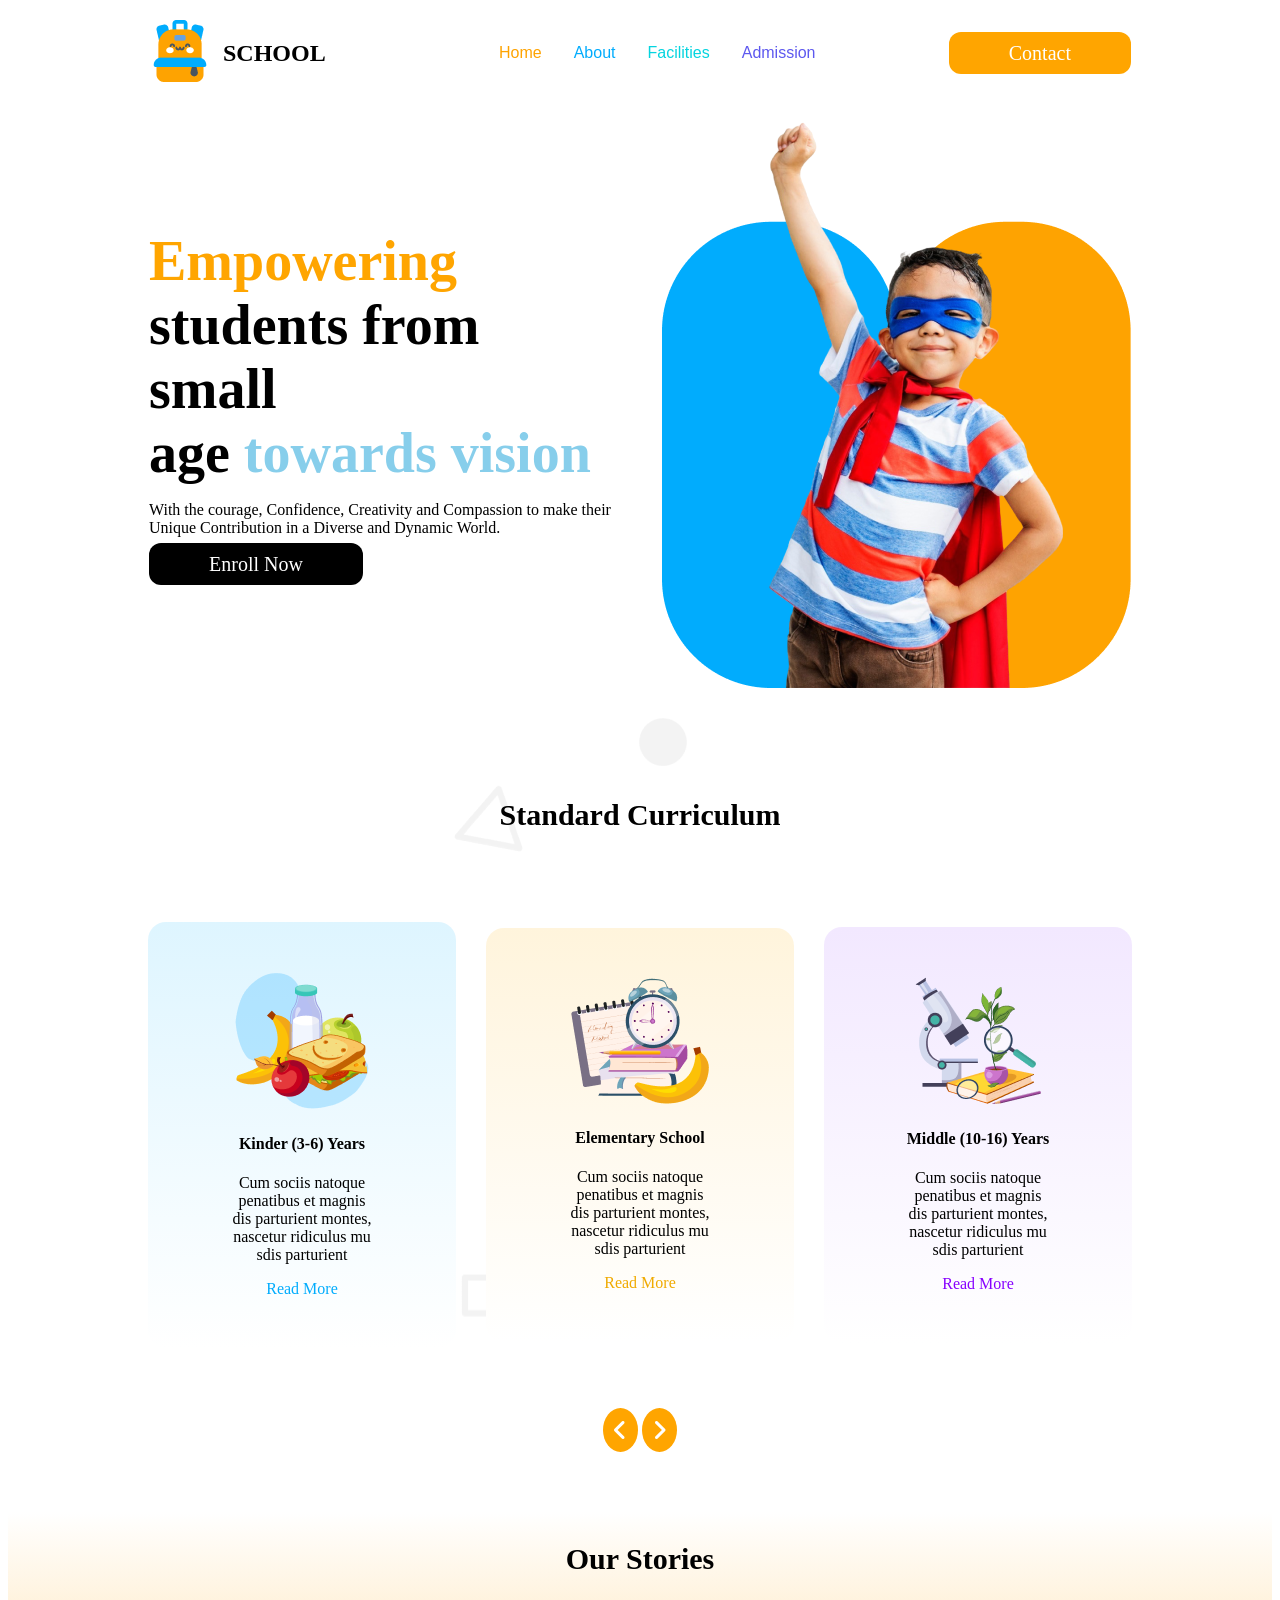
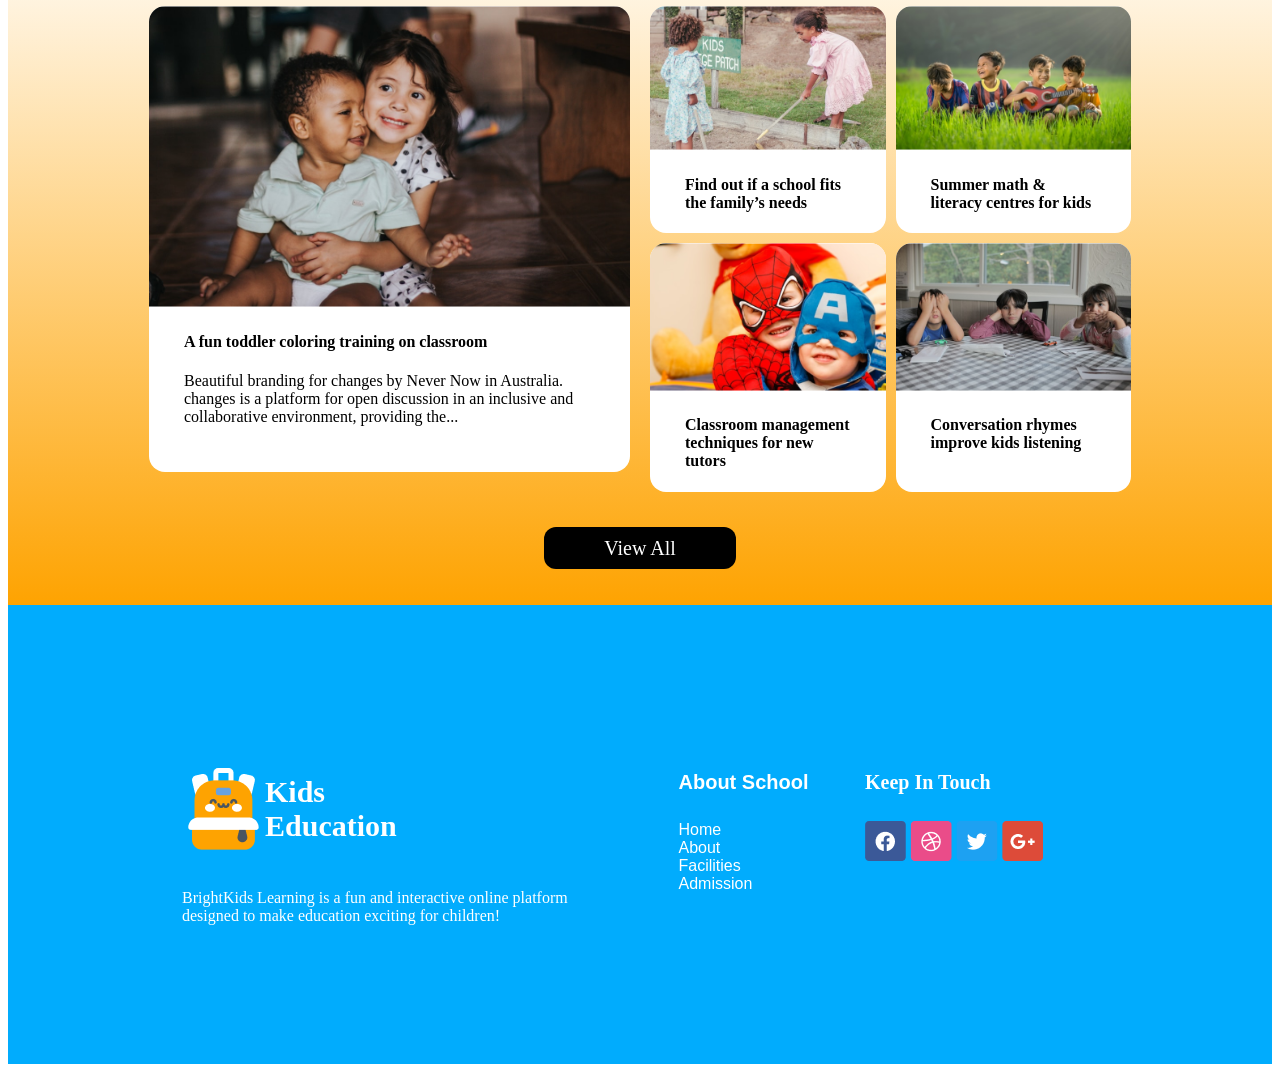
<file: index.html>
<!DOCTYPE html>
<html lang="en">

<head>
    <meta charset="UTF-8">
    <meta name="viewport" content="width=device-width, initial-scale=1.0">
    <title>Kids Education</title>
    <link rel="stylesheet" href="css/style.css">
    <link rel="stylesheet" href="https://cdnjs.cloudflare.com/ajax/libs/font-awesome/6.4.2/css/all.min.css">



</head>

<body>
    <!-- ----header---- -->
    <header class="container display-flex">
        <section class="school-logo display-flex">
            <div>
                <img src="images/logo.png" alt="">
            </div>
            <div>
                <h2>SCHOOL</h2>
            </div>
        </section>
        <section class="nav-link">
            <ul class="text-primary display-flex">
                <li>
                    <a style="color:rgba(254, 163, 1, 1); text-decoration: none; " href="">Home</a>
                </li>
                <li>
                    <a style="color: #01ACFD;text-decoration: none;" href="">About</a>
                </li>
                <li>
                    <a style="color: #05D4DF;text-decoration: none;" href="">Facilities</a>
                </li>
                <li>
                    <a style="color: #5D58EF;text-decoration: none;" href="">Admission</a>
                </li>
            </ul>
        </section>
        <section class="display-flex">
            <div>
                <a class="button-style btn-contact" href="">Contact</a>
            </div>
            <div class="hamburger-menu">
                <i class="fa-solid fa-bars" style="font-size: 30px;"></i>
            </div>
        </section>
    </header>
    <!-- -----banner----- -->
    <section class="container display-flex">
        <div class="banner-text">
            <div style="font-size: 56px; font-weight: 600;">
                <span style="color: orange;">Empowering</span>
                <br>
                <span>students from small </span>
                <br>
                <span>age</span>
                <span style="color: skyblue;">towards vision </span>
            </div>
            <div>
                <p>With the courage, Confidence, Creativity and Compassion to make their Unique Contribution in a
                    Diverse and Dynamic World.</p>
            </div>
            <a class="button-style btn-view" href="">Enroll Now</a>
        </div>
        <div class="banner-image">
            <img src="images/hero-kids.png" alt="">
        </div>
    </section>
    <!-- -----curriculum---- -->
    <section class="curriculum">
        <div class="curriculum-title">
            <h3>Standard Curriculum</h3>
        </div>
        <div class="display-flex curriculum-card">
            <div class="curriculum-card-1">
                <div>
                    <img src="images/kinder.png" alt="">
                </div>
                <div>
                    <h4 class="card-title">
                        Kinder (3-6) Years
                    </h4>
                </div>
                <div>
                    <p>Cum sociis natoque penatibus et magnis
                        dis parturient montes, nascetur ridiculus
                        mu sdis parturient</p>
                </div>
                <div>
                    <a style="text-decoration: none; color: #01ACFD;" href="">Read More
                    </a>
                </div>
            </div>
            <div class="curriculum-card-2">
                <div>
                    <img src="images/elementary.png" alt="">
                </div>
                <div>
                    <h4 class="card-title">
                        Elementary School
                    </h4>
                </div>
                <div>
                    <p>Cum sociis natoque penatibus et magnis
                        dis parturient montes, nascetur ridiculus
                        mu sdis parturient</p>
                </div>
                <div>
                    <a style="text-decoration: none; color: #F0AA00;" href="">Read More</a>
                </div>
            </div>
            <div class="curriculum-card-3">
                <div>
                    <img src="images/middle.png" alt="">
                </div>
                <div>
                    <h4 class="card-title">
                        Middle (10-16) Years
                    </h4>
                </div>
                <div>
                    <p>Cum sociis natoque penatibus et magnis
                        dis parturient montes, nascetur ridiculus
                        mu sdis parturient</p>
                </div>
                <div>
                    <a style="text-decoration: none; color: #8700FF;" href="">Read More</a>
                </div>
            </div>
        </div>
        <div class="arrow">
            <i class='fas fa-angle-left' style='font-size:24px;color:white'></i>
            <i class='fas fa-angle-right' style='font-size:24px;color:white'></i>
        </div>
    </section>
    <!-- ----our story----- -->
    <section class="our-story">
        <div class="container">
            <div>
                <h3>Our Stories</h3>
            </div>
            <div class="grid-card">
                <div class="collum-1">
                    <div class="card">
                        <img src="images/story-1.png" alt="">
                        <div class="card-content">
                            <h4>A fun toddler coloring training on
                                classroom</h4>
                            <p>Beautiful branding for changes by Never Now in Australia.
                                changes is a platform for open discussion in an inclusive and
                                collaborative environment, providing the...
                            </p>
                        </div>
                    </div>
                </div>
                <div class="collum-2">
                    <div class="card">
                        <img src="images/story-2.png" alt="">
                        <div class="card-content">
                            <h4>Find out if a school fits the
                                family’s needs</h4>
                        </div>
                    </div>
                    <div class="card">
                        <img src="images/story-3.png" alt="">
                        <div class="card-content">
                            <h4>Summer math & literacy
                                centres for kids</h4>
                        </div>
                    </div>
                    <div class="card">
                        <img src="images/story-4.png" alt="">
                        <div class="card-content">
                            <h4>Classroom management
                                techniques for new tutors</h4>
                        </div>
                    </div>
                    <div class="card">
                        <img src="images/story-5.png" alt="">
                        <div class="card-content">
                            <h4>Conversation rhymes
                                improve kids listening</h4>
                        </div>
                    </div>
                </div>
            </div>
        </div>
        <div style="text-align: center; margin: 45px;">
            <a class="button-style btn-view" href="">View All</a>
        </div>
    </section>
    <footer>
        <div class="footer-container display-flex">
            <div class="footer-1">
                <div class="footer-logo">
                    <img src="images/Group-1.png" alt="">
                    <div style="font-size: 30px; font-weight: 700;">
                        <p>Kids <br>Education</p>
                    </div>
                </div>
                <p>BrightKids Learning is a fun and interactive online platform designed to make education exciting for
                    children!
            </div>
            <div class="footer-link">
                <ul class="text-primary">
                    <h4 style="font-size: 20px;">About School</h4>
                    <li>
                        <a href="">Home</a>
                    </li>
                    <li>
                        <a href="">About</a>
                    </li>
                    <li>
                        <a href="">Facilities</a>
                    </li>
                    <li>
                        <a href="">Admission</a>
                    </li>
                </ul>
            </div>
            <div>
                <h4 style="font-size: 20px;">Keep In Touch</h4>
                <a href=""><img src="images/fb.png" alt=""></a>
                <a href=""><img src="images/dribble.png" alt=""></a>
                <a href=""><img src="images/twitter.png" alt=""></a>
                <a href=""><img src="images/google+.png" alt=""></a>
            </div>
        </div>
    </footer>
</body>
</html>
</file>
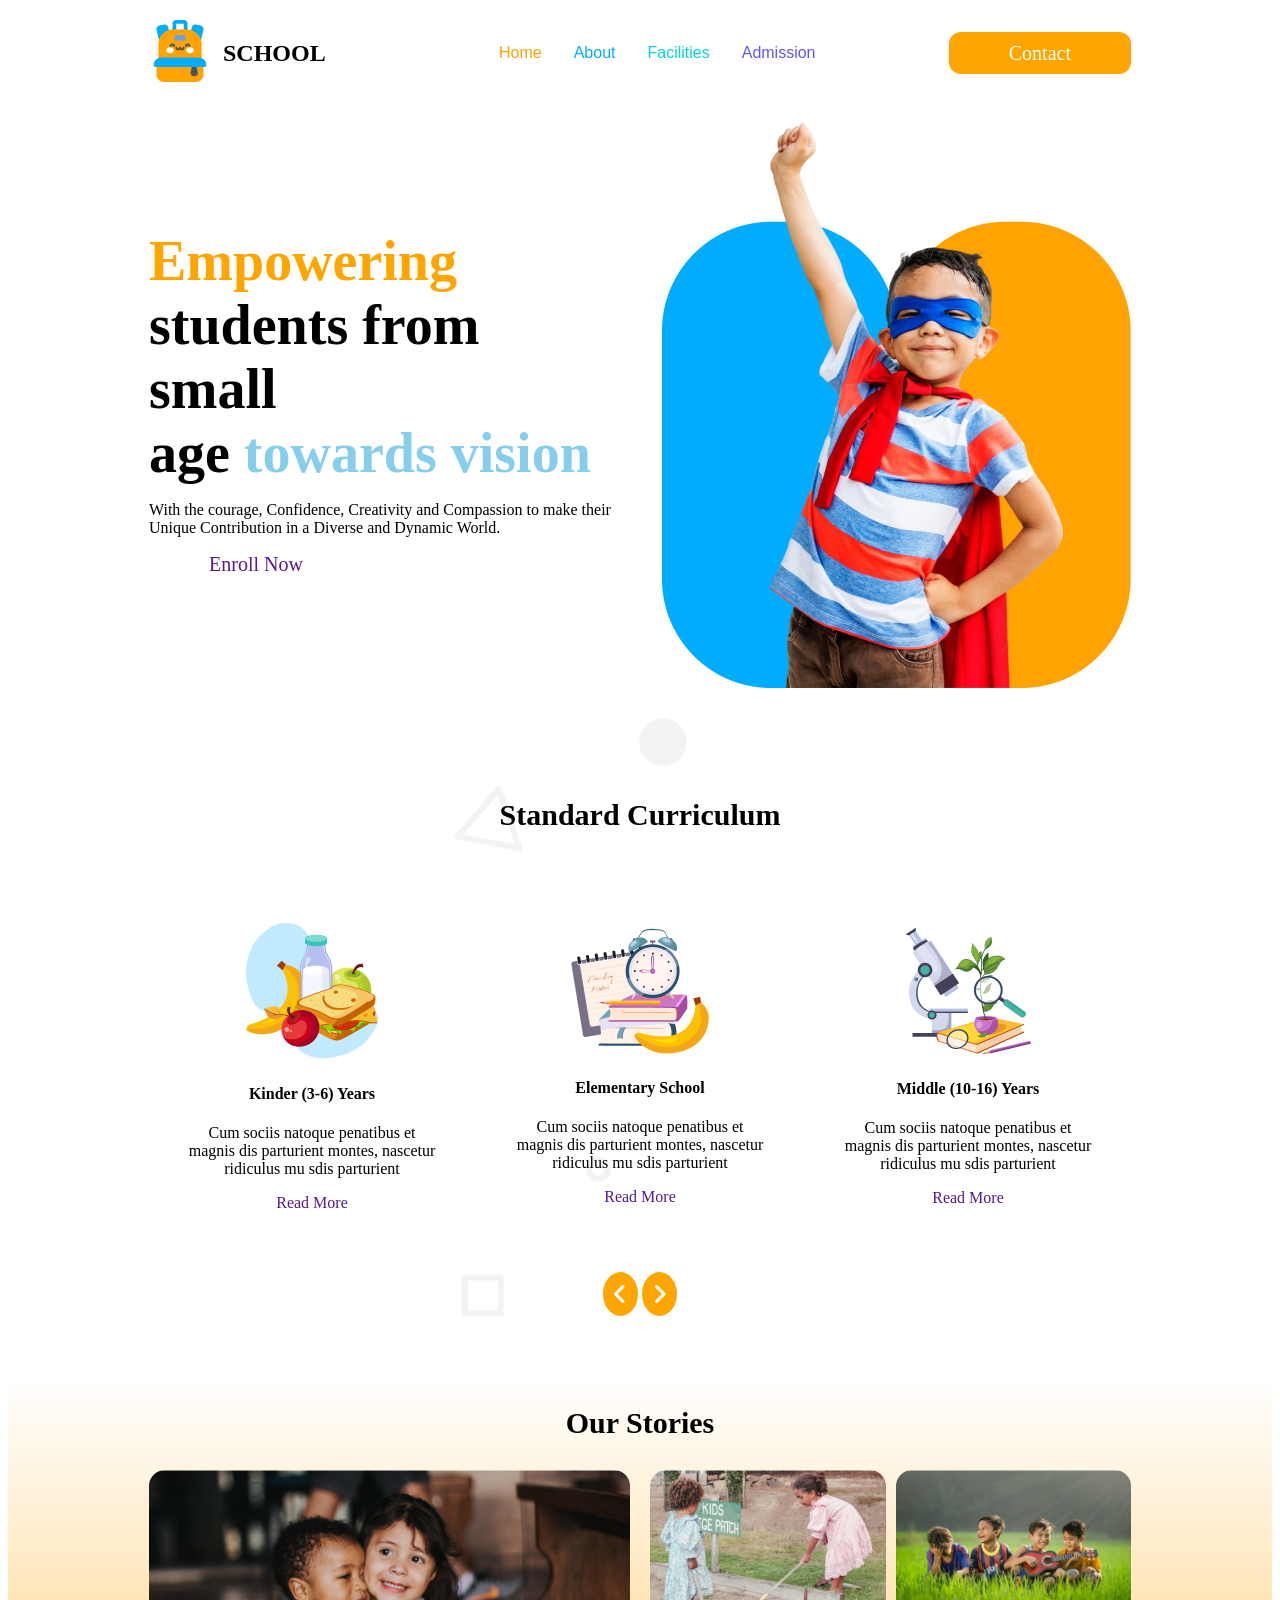
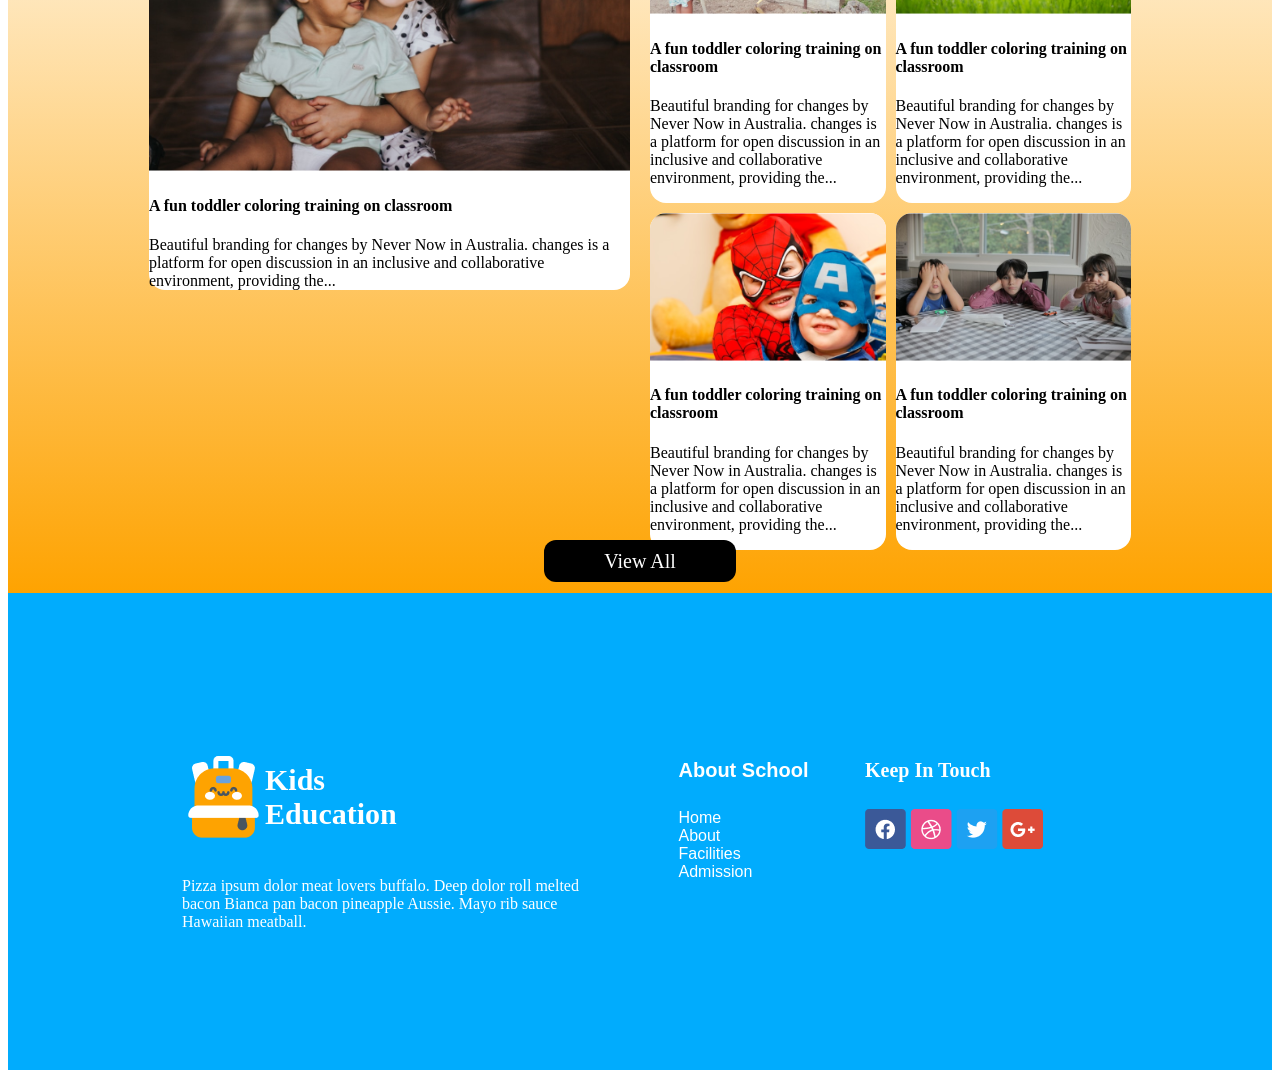
<file: main.html>
<!DOCTYPE html>
<html lang="en">

<head>
    <meta charset="UTF-8">
    <meta name="viewport" content="width=device-width, initial-scale=1.0">
    <title>Kids Education</title>
    <link rel="stylesheet" href="/css/style.css">
    <link rel="stylesheet" href="https://cdnjs.cloudflare.com/ajax/libs/font-awesome/6.4.2/css/all.min.css">



</head>

<body>
    <!-- ----header---- -->
    <header class="container display-flex">
        <section class="school-logo display-flex">
            <div>
                <img src="/images/logo.png" alt="">
            </div>
            <div>
                <h2>SCHOOL</h2>
            </div>
        </section>
        <section class="nav-link">
            <ul class="text-primary display-flex">
                <li>
                    <a style="color:rgba(254, 163, 1, 1); text-decoration: none; " href="">Home</a>
                </li>
                <li>
                    <a style="color: #01ACFD;text-decoration: none;" href="">About</a>
                </li>
                <li>
                    <a style="color: #05D4DF;text-decoration: none;" href="">Facilities</a>
                </li>
                <li>
                    <a style="color: #5D58EF;text-decoration: none;" href="">Admission</a>
                </li>
            </ul>

        </section>
        <section class="display-flex">
            <div>
                <a class="button-style btn-contact" href="">Contact</a>
            </div>
            <div class="hamburger-menu">
                <i class="fa-solid fa-bars" style="font-size: 30px;"></i>
            </div>

        </section>
    </header>

    <!-- -----banner----- -->
    <section class="container display-flex">
        <div class="banner-text">
            <div style="font-size: 56px; font-weight: 600;">
                <span style="color: orange;">Empowering</span>
                <br>
                <span>students from small </span>
                <br>
                <span>age</span>
                <span style="color: skyblue;">towards vision </span>

            </div>
            <div>
                <p>With the courage, Confidence, Creativity and Compassion to make their Unique Contribution in a
                    Diverse and Dynamic World.</p>
            </div>
            <a class="button-style btn-enroll" href="">Enroll Now</a>
        </div>
        <div class="banner-image">
            <img src="/images/hero-kids.png" alt="">
        </div>
    </section>
    <!-- -----curriculum---- -->
    <section class="curriculum">
        <div class="curriculum-title">
            <h3>Standard Curriculum</h3>
        </div>
        <div class="display-flex curriculum-card">
            <div class="">
                <div>
                    <img src="/images/kinder.png" alt="">
                </div>
                <div>
                    <h4 class="card-title">
                        Kinder (3-6) Years
                    </h4>
                </div>
                <div>
                    <p>Cum sociis natoque penatibus et magnis
                        dis parturient montes, nascetur ridiculus
                        mu sdis parturient</p>
                </div>
                <div>
                    <a style="text-decoration: none;" href="">Read More</a>

                </div>
            </div>
            <div>
                <div>
                    <img src="/images/elementary.png" alt="">
                </div>
                <div>
                    <h4 class="card-title">
                        Elementary School
                    </h4>
                </div>
                <div>
                    <p>Cum sociis natoque penatibus et magnis
                        dis parturient montes, nascetur ridiculus
                        mu sdis parturient</p>
                </div>
                <div>
                    <a style="text-decoration: none;" href="">Read More</a>

                </div>
            </div>
            <div>
                <div>
                    <img src="/images/middle.png" alt="">
                </div>
                <div>
                    <h4 class="card-title">
                        Middle (10-16) Years
                    </h4>
                </div>
                <div>
                    <p>Cum sociis natoque penatibus et magnis
                        dis parturient montes, nascetur ridiculus
                        mu sdis parturient</p>
                </div>
                <div>
                    <a style="text-decoration: none;" href="">Read More</a>
                </div>
            </div>
        </div>
        <div class="arrow">
            <i class='fas fa-angle-left' style='font-size:24px;color:white'></i>
            <i class='fas fa-angle-right' style='font-size:24px;color:white'></i>
        </div>




    </section>
    <!-- ----our story----- -->
    <section class="our-story">
        <div class="container">
            <div>
                <h3>Our Stories</h3>
            </div>

            <div class="grid-card">
                <div class="collum-1">
                    <div class="card">
                        <img src="/images/story-1.png" alt="">
                        <h4>A fun toddler coloring training on
                            classroom</h4>
                        <p>Beautiful branding for changes by Never Now in Australia.
                            changes is a platform for open discussion in an inclusive and
                            collaborative environment, providing the...</p>
                    </div>

                </div>
                <div class="collum-2">
                    <div class="card">
                        <img src="/images/story-2.png" alt="">
                        <h4>A fun toddler coloring training on
                            classroom</h4>
                        <p>Beautiful branding for changes by Never Now in Australia.
                            changes is a platform for open discussion in an inclusive and
                            collaborative environment, providing the...</p>
                    </div>
                    <div class="card">
                        <img src="/images/story-3.png" alt="">
                        <h4>A fun toddler coloring training on
                            classroom</h4>
                        <p>Beautiful branding for changes by Never Now in Australia.
                            changes is a platform for open discussion in an inclusive and
                            collaborative environment, providing the...</p>
                    </div>
                    <div class="card">
                        <img src="/images/story-4.png" alt="">
                        <h4>A fun toddler coloring training on
                            classroom</h4>
                        <p>Beautiful branding for changes by Never Now in Australia.
                            changes is a platform for open discussion in an inclusive and
                            collaborative environment, providing the...</p>
                    </div>
                    <div class="card">
                        <img src="/images/story-5.png" alt="">
                        <h4>A fun toddler coloring training on
                            classroom</h4>
                        <p>Beautiful branding for changes by Never Now in Australia.
                            changes is a platform for open discussion in an inclusive and
                            collaborative environment, providing the...</p>
                    </div>
                </div>
            </div>
            <div style="text-align: center;">
                <a class="button-style btn-view" href="">View All</a>
            </div>
        </div>

    </section>
    <footer>
        <div class="footer-container display-flex">
            <div class="footer-1">
                <div class="footer-logo">
                    <img src="/images/Group-1.png" alt="">
                    <div style="font-size: 30px; font-weight: 700;">
                        <p>Kids <br>Education</p>
                    </div>
                </div>
                <p>Pizza ipsum dolor meat lovers buffalo. Deep dolor roll melted bacon Bianca pan bacon pineapple
                    Aussie.
                    Mayo rib sauce Hawaiian meatball.
                </p>
            </div>
            <div class="footer-link">
                <ul class="text-primary">
                    <h4 style="font-size: 20px;">About School</h4>
                    <li>
                        <a href="">Home</a>
                    </li>
                    <li>
                        <a href="">About</a>
                    </li>
                    <li>
                        <a href="">Facilities</a>
                    </li>
                    <li>
                        <a href="">Admission</a>
                    </li>
                </ul>
            </div>
            <div>

                <h4 style="font-size: 20px;">Keep In Touch</h4>
                <a href=""><img src="/images/fb.png" alt=""></a>
                <a href=""><img src="/images/dribble.png" alt=""></a>
                <a href=""><img src="/images/twitter.png" alt=""></a>
                <a href=""><img src="/images/google+.png" alt=""></a>
            </div>
        </div>




    </footer>









</body>


</html>
</file>
<file: css/style.css>
.display-flex {
    display: flex;
    flex-direction: row;
    align-items: center;
    justify-content: space-between;
}
.container {
    margin: 20px 141px;
}
.nav-link ul {
    gap: 32px;
}
.text-primary {
    font-family: sans-serif;
    font-size: 16px;
    text-decoration: none;
}
.school-logo {
    gap: 12px
}
ul li {
    list-style: none;
}
.button-style {
    padding: 10px 60px;
    font-size: 20px;
    border-radius: 12px;
    border: none;
    text-decoration: none;
}
.btn-contact {
    color: white;
    background-color: orange;
}
.btn-view {
    color: white;
    background-color: black;
}
.banner-text {
    margin: 122px 0px;
}
.banner-image {
    margin-left: 50px;
}
.curriculum {
    background-image: url(/images/bg.png);
    margin: 0px 140px;
    padding-top: 50px;
}
.curriculum-card {
    text-align: center;
    padding-top: 60px;
    padding-bottom: 60px;
}
.curriculum-card p{
    padding-inline: 40px;
}
.curriculum-card-1 {
    background: linear-gradient(to bottom,#DEF5FF, white);
    border-radius: 18px;
    padding: 50px 40px;
}
.curriculum-card-2 {
    background: linear-gradient(to bottom,#FFF4DC, white);
    border-radius: 18px;
    margin-inline: 30px;
    padding: 50px 40px;
}
.curriculum-card-3 {
    background: linear-gradient(to bottom,#F2E8FF, white);
    border-radius: 18px;
    padding: 50px 40px;
}
.arrow {
    text-align: center;
    margin-bottom: 60px;
}
.fas {
    background-color: orange;
    padding: 10px;
    border-radius: 50%;
}
.our-story {
    overflow: hidden;
    background-image: url(/images/bg.png);
    background: linear-gradient(to bottom, white, #FEA301);
}
.collum-1 .card .card-content { 
    padding-bottom: 30px;
}
.card{
    background-color: white;
    border-radius: 16px;
}
.card img{
    width: 100%;
    border-top-left-radius: 16px;
    border-top-right-radius: 16px;
}
.card .card-content{
    padding: 0 35px;
}
.collum-2 {
    display: grid;
    grid-template-columns: repeat(2, 1fr);
    gap: 10px
}
.grid-card {
    display: grid;
    grid-template-columns: repeat(2, 1fr);
    gap: 20px;
}
h3 {
    text-align: center;
    font-size: 30px;
    font-weight: 600;
}
footer {
    background-color: #01ACFD;
    color: white;
}
.footer-container {
    align-items: flex-start;
    padding: 140px 228px 123px 174px;
}
.footer-1 {
    max-width: 400px;
}
.footer-logo {
    display: flex;
    flex-direction: row;
    align-items: center;
}
.footer-link ul li a {
    color: white;
    text-decoration: none;
}
.hamburger-menu{
    display: none;
}
@media screen and (max-width:576px) {
    .hamburger-menu{
        display: block;
    }
    .nav-link{
        display: none;
    }
    .btn-contact{
        display: none;
    }
    .school-logo h2{
        display: none;
    }
    header{
        display: flex;
        justify-content: space-between;
    }
}
</file>
